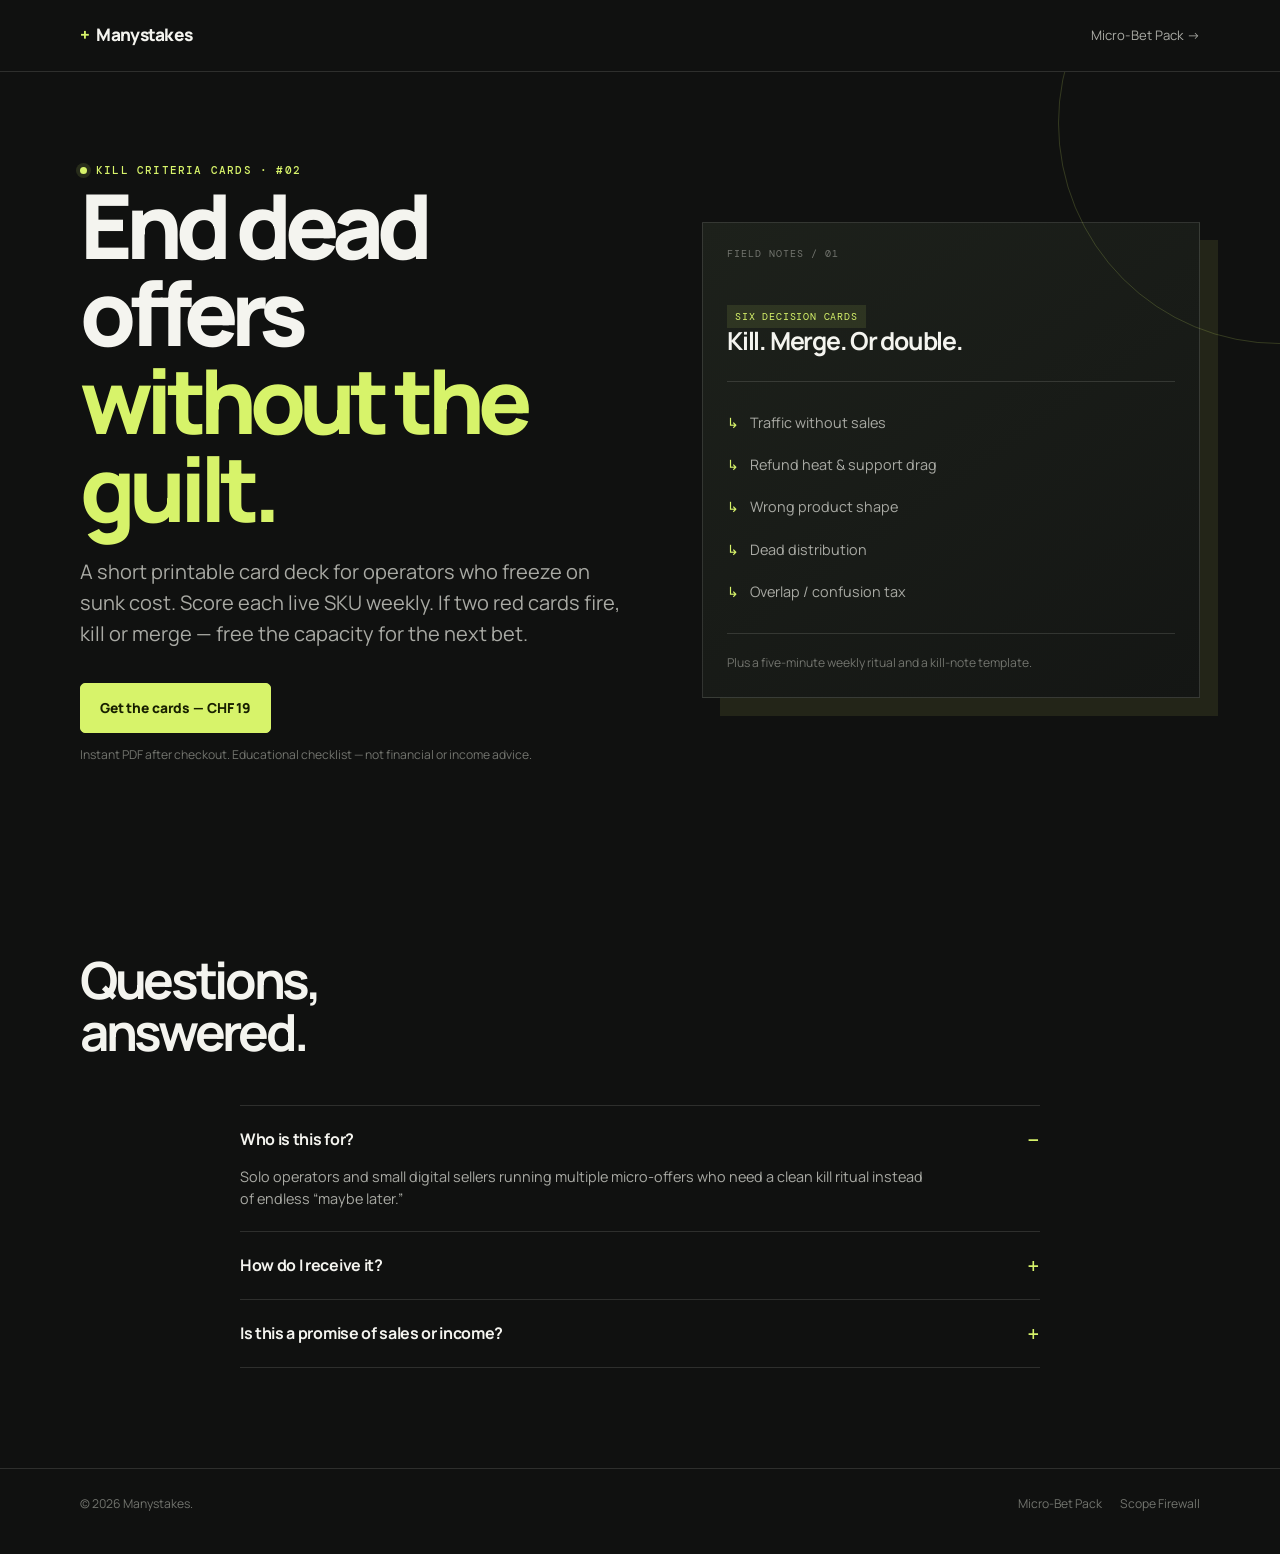
<file: kill.html>
<!doctype html>
<html lang="en">
<head>
  <meta charset="utf-8">
  <meta name="viewport" content="width=device-width, initial-scale=1">
  <meta name="description" content="Kill Criteria Cards — printable decision cards for knowing when to retire a digital offer without sunk-cost guilt.">
  <title>Kill Criteria Cards — Manystakes</title>
  <meta name="theme-color" content="#101110">
  <link rel="icon" href="data:image/svg+xml,%3Csvg xmlns=%27http://www.w3.org/2000/svg%27 viewBox=%270 0 32 32%27%3E%3Crect width=%2732%27 height=%2732%27 rx=%276%27 fill=%27%23101110%27/%3E%3Ctext x=%2716%27 y=%2722%27 text-anchor=%27middle%27 font-size=%2720%27 font-family=%27system-ui%27 fill=%27%23d7f36a%27%3E+%3C/text%3E%3C/svg%3E">
  <meta property="og:type" content="website">
  <meta property="og:site_name" content="Manystakes">
  <meta property="og:title" content="Kill Criteria Cards — Manystakes">
  <meta property="og:description" content="Printable decision cards: when to kill a digital offer without sunk-cost guilt.">
  <link rel="stylesheet" href="styles.css">
</head>
<body>
  <header class="site-header">
    <div class="container nav">
      <a class="brand" href="index.html"><span class="brand-mark">+</span>Manystakes</a>
      <a class="nav-link" href="index.html">Micro-Bet Pack →</a>
    </div>
  </header>
  <main>
    <section class="hero">
      <div class="container hero-grid">
        <div>
          <div class="eyebrow">Kill Criteria Cards · #02</div>
          <h1>End dead offers<br><em>without the guilt.</em></h1>
          <p class="lead">A short printable card deck for operators who freeze on sunk cost. Score each live SKU weekly. If two red cards fire, kill or merge — free the capacity for the next bet.</p>
          <div class="cta-row">
            <a class="button" id="buy-kill" href="https://buy.stripe.com/9B64gybnmcMf9OV9vc53O04">Get the cards — CHF 19</a>
          </div>
          <p class="fine-print">Instant PDF after checkout. Educational checklist — not financial or income advice.</p>
        </div>
        <aside class="hero-card" aria-label="What's in the cards">
          <span class="tag">Six decision cards</span>
          <h2 class="card-title">Kill. Merge. Or double.</h2>
          <div class="card-rule"></div>
          <ul class="check-list">
            <li>Traffic without sales</li>
            <li>Refund heat &amp; support drag</li>
            <li>Wrong product shape</li>
            <li>Dead distribution</li>
            <li>Overlap / confusion tax</li>
          </ul>
          <div class="card-rule"></div>
          <p class="fine-print">Plus a five-minute weekly ritual and a kill-note template.</p>
        </aside>
      </div>
    </section>
    <section class="section" id="faq">
      <div class="container">
        <div class="section-heading">
          <h2>Questions,<br>answered.</h2>
        </div>
        <div class="faq-list">
          <details open><summary>Who is this for?</summary><p>Solo operators and small digital sellers running multiple micro-offers who need a clean kill ritual instead of endless “maybe later.”</p></details>
          <details><summary>How do I receive it?</summary><p>After checkout you land on a download page with the PDF. Print it or keep it next to your offer board.</p></details>
          <details><summary>Is this a promise of sales or income?</summary><p>No. It is a decision aid for when to stop. Outcomes depend on your context and execution.</p></details>
        </div>
      </div>
    </section>
  </main>
  <footer class="site-footer">
    <div class="container footer-inner"><span>© 2026 Manystakes.</span><div class="footer-links"><a href="index.html">Micro-Bet Pack</a><a href="scope.html">Scope Firewall</a></div></div>
  </footer>
</body>
</html>
</file>
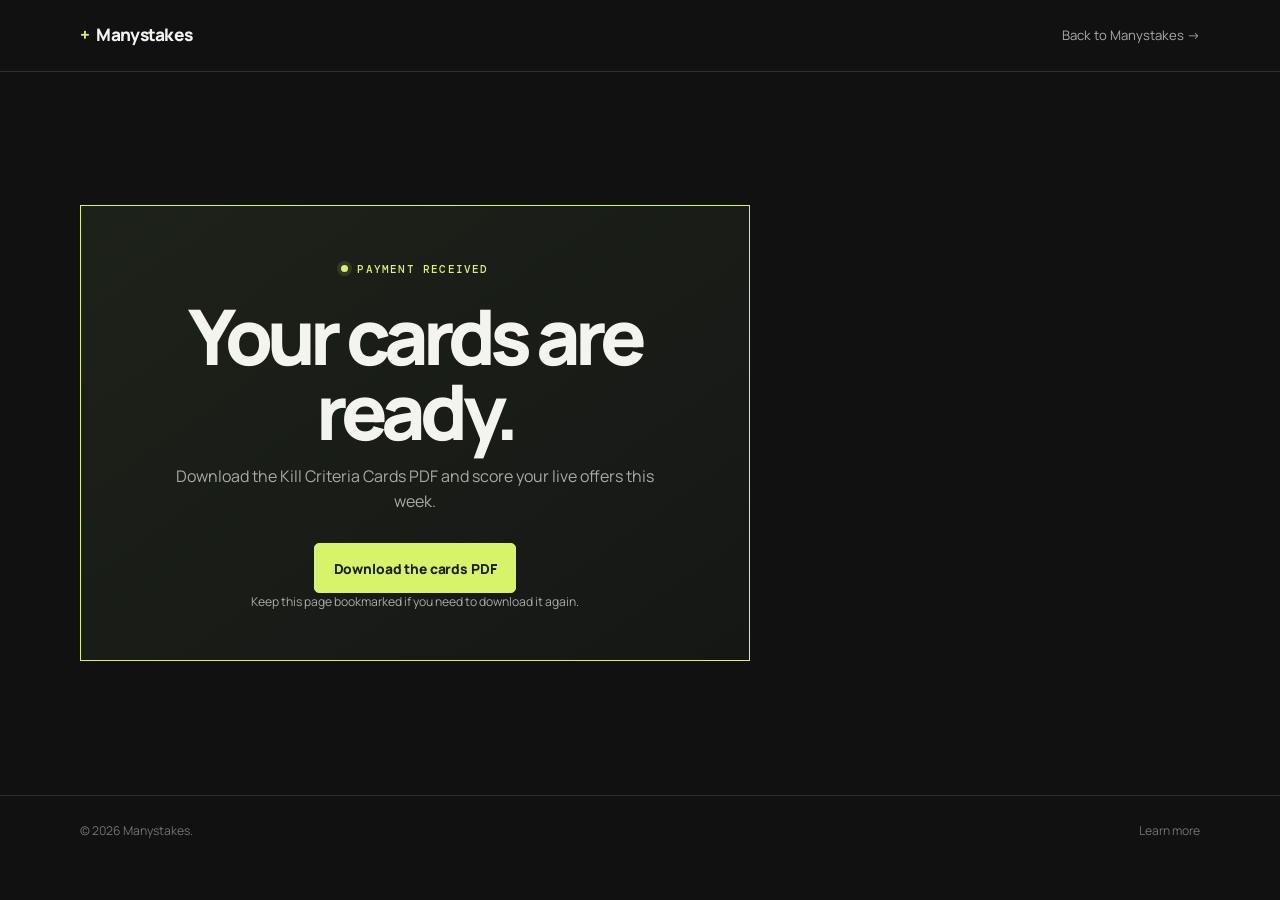
<file: thanks-kill.html>
<!doctype html>
<html lang="en">
<head>
  <meta charset="utf-8">
  <meta name="viewport" content="width=device-width, initial-scale=1">
  <title>Your cards are ready — Manystakes</title>
  <link rel="stylesheet" href="styles.css">
</head>
<body>
  <header class="site-header">
    <div class="container nav">
      <a class="brand" href="index.html"><span class="brand-mark">+</span>Manystakes</a>
      <a class="nav-link" href="index.html">Back to Manystakes →</a>
    </div>
  </header>
  <main class="download">
    <div class="container">
      <section class="download-card">
        <div class="eyebrow">Payment received</div>
        <h1>Your cards are ready.</h1>
        <p>Download the Kill Criteria Cards PDF and score your live offers this week.</p>
        <a class="button" href="/kill-criteria-cards.pdf">Download the cards PDF</a>
        <p class="fine-print">Keep this page bookmarked if you need to download it again.</p>
      </section>
    </div>
  </main>
  <footer class="site-footer">
    <div class="container footer-inner"><span>© 2026 Manystakes.</span><div class="footer-links"><a href="index.html">Learn more</a></div></div>
  </footer>
</body>
</html>
</file>
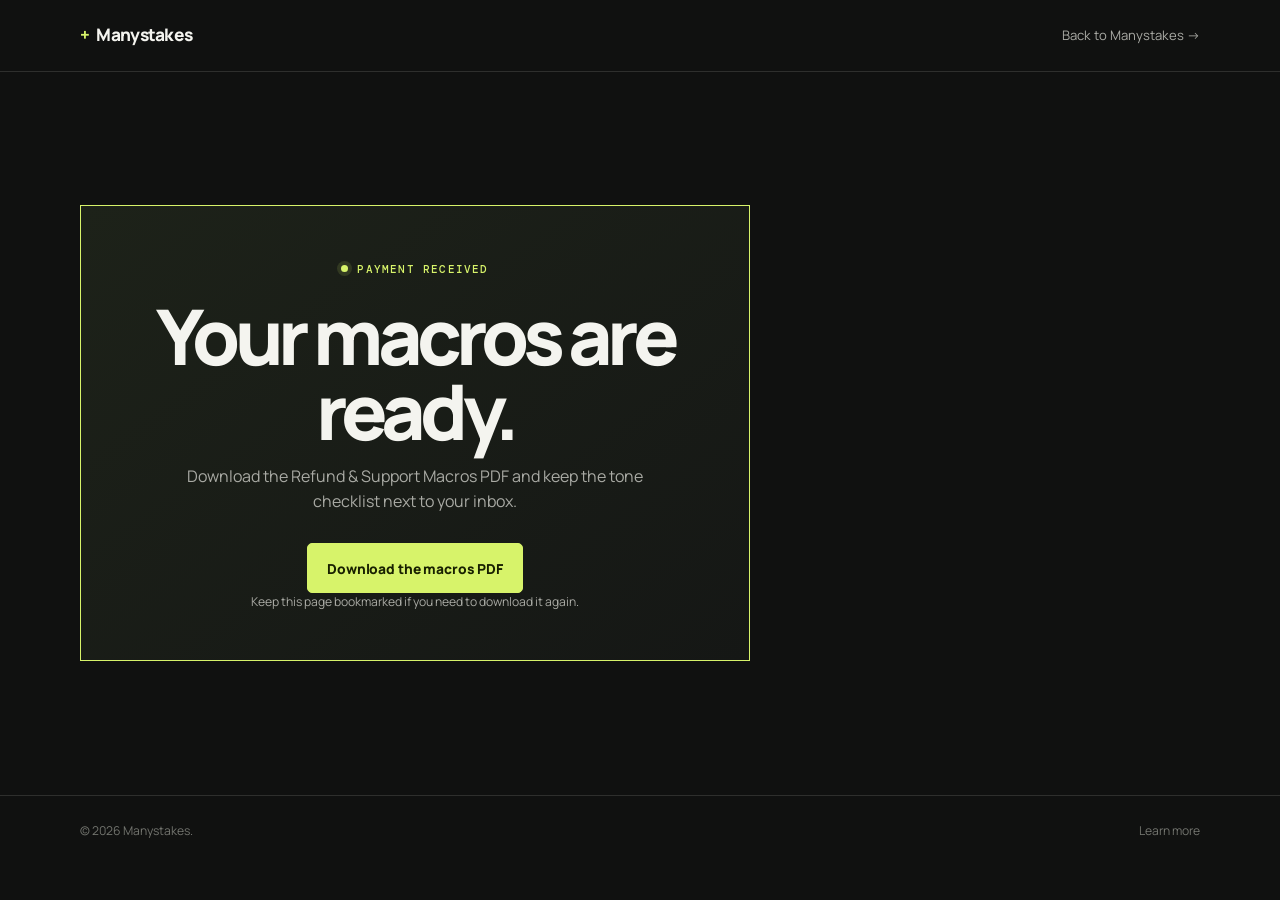
<file: thanks-refund.html>
<!doctype html>
<html lang="en">
<head>
  <meta charset="utf-8">
  <meta name="viewport" content="width=device-width, initial-scale=1">
  <title>Your macros are ready — Manystakes</title>
  <link rel="stylesheet" href="styles.css">
</head>
<body>
  <header class="site-header">
    <div class="container nav">
      <a class="brand" href="index.html"><span class="brand-mark">+</span>Manystakes</a>
      <a class="nav-link" href="index.html">Back to Manystakes →</a>
    </div>
  </header>
  <main class="download">
    <div class="container">
      <section class="download-card">
        <div class="eyebrow">Payment received</div>
        <h1>Your macros are ready.</h1>
        <p>Download the Refund &amp; Support Macros PDF and keep the tone checklist next to your inbox.</p>
        <a class="button" href="/refund-support-macros.pdf">Download the macros PDF</a>
        <p class="fine-print">Keep this page bookmarked if you need to download it again.</p>
      </section>
    </div>
  </main>
  <footer class="site-footer">
    <div class="container footer-inner"><span>© 2026 Manystakes.</span><div class="footer-links"><a href="index.html">Learn more</a></div></div>
  </footer>
</body>
</html>
</file>
<file: styles.css>
@import url('https://fonts.googleapis.com/css2?family=DM+Mono:wght@400;500&family=Manrope:wght@400;500;600;700;800&display=swap');

:root {
  --ink: #f4f4ef;
  --muted: #a9aaa4;
  --dim: #72746e;
  --bg: #101110;
  --panel: #171916;
  --panel-2: #1d201c;
  --line: rgba(244, 244, 239, .13);
  --acid: #d7f36a;
  --acid-dark: #182000;
  --orange: #ff8a5c;
  --max: 1120px;
}

* { box-sizing: border-box; }
html { scroll-behavior: smooth; }
body {
  margin: 0;
  color: var(--ink);
  background: var(--bg);
  font-family: 'Manrope', ui-sans-serif, system-ui, sans-serif;
  line-height: 1.55;
  -webkit-font-smoothing: antialiased;
}
a { color: inherit; }
.container { width: min(var(--max), calc(100% - 40px)); margin: 0 auto; }
.mono, .eyebrow, .price, .step-number { font-family: 'DM Mono', monospace; }

.site-header {
  padding: 22px 0;
  border-bottom: 1px solid var(--line);
}
.nav { display: flex; align-items: center; justify-content: space-between; gap: 20px; }
.brand { text-decoration: none; font-weight: 800; font-size: 1.08rem; letter-spacing: -.04em; }
.brand-mark { color: var(--acid); margin-right: 7px; }
.nav-link { color: var(--muted); font-size: .82rem; text-decoration: none; }
.nav-link:hover { color: var(--ink); }

.eyebrow {
  display: inline-flex; align-items: center; gap: 9px;
  color: var(--acid); text-transform: uppercase; letter-spacing: .11em;
  font-size: .68rem; font-weight: 500;
}
.eyebrow::before { content: ''; width: 7px; height: 7px; background: var(--acid); border-radius: 50%; box-shadow: 0 0 0 4px rgba(215,243,106,.12); }
.hero { position: relative; overflow: hidden; padding: 84px 0 88px; }
.hero::after {
  content: ''; position: absolute; width: 440px; height: 440px; right: -220px; top: -170px;
  border: 1px solid rgba(215,243,106,.18); border-radius: 50%; pointer-events: none;
}
.hero-grid { display: grid; grid-template-columns: 1.05fr .95fr; gap: 72px; align-items: center; }
h1, h2, h3, p { margin-top: 0; }
h1 { max-width: 720px; margin-bottom: 24px; font-size: clamp(2.65rem, 7vw, 5.9rem); line-height: .98; letter-spacing: -.075em; font-weight: 800; }
h1 em { color: var(--acid); font-style: normal; }
.lead { max-width: 590px; color: var(--muted); font-size: clamp(1.05rem, 2.2vw, 1.25rem); line-height: 1.55; }
.cta-row { display: flex; flex-wrap: wrap; gap: 12px; margin-top: 34px; }
.button {
  display: inline-flex; align-items: center; justify-content: center; min-height: 50px;
  padding: 13px 19px; border: 1px solid var(--acid); border-radius: 5px;
  background: var(--acid); color: var(--acid-dark); font-size: .86rem; font-weight: 800;
  text-decoration: none; letter-spacing: -.01em; transition: transform .18s ease, background .18s ease;
}
.button:hover { transform: translateY(-2px); background: #e5ff87; }
.button.secondary { border-color: var(--line); background: transparent; color: var(--ink); }
.button.secondary:hover { border-color: var(--acid); background: rgba(215,243,106,.08); }
.fine-print { color: var(--dim); font-size: .76rem; margin: 13px 0 0; }

.hero-card { position: relative; padding: 24px; border: 1px solid var(--line); background: linear-gradient(145deg, #1d211b, #141614); box-shadow: 18px 18px 0 rgba(215,243,106,.09); }
.hero-card::before { content: 'FIELD NOTES / 01'; display: block; color: var(--dim); font: 10px 'DM Mono', monospace; letter-spacing: .1em; margin-bottom: 42px; }
.card-title { margin: 0 0 26px; font-size: 1.55rem; line-height: 1.08; letter-spacing: -.05em; }
.card-rule { height: 1px; background: var(--line); margin: 20px 0; }
.check-list { list-style: none; padding: 0; margin: 0; }
.check-list li { display: flex; gap: 11px; padding: 10px 0; color: var(--muted); font-size: .9rem; }
.check-list li::before { content: '↳'; color: var(--acid); font-family: 'DM Mono', monospace; }
.tag { display: inline-block; padding: 5px 8px; background: rgba(215,243,106,.1); color: var(--acid); font: 10px 'DM Mono', monospace; letter-spacing: .08em; text-transform: uppercase; }

.band { border-top: 1px solid var(--line); border-bottom: 1px solid var(--line); background: #0d0e0d; }
.band-inner { display: flex; gap: 24px; justify-content: space-between; padding: 17px 0; color: var(--muted); font-size: .78rem; }
.band-inner span { display: inline-flex; gap: 8px; align-items: center; }
.band-inner b { color: var(--acid); font-weight: 500; }
.section { padding: 100px 0; }
.section + .section { border-top: 1px solid var(--line); }
.section-heading { display: grid; grid-template-columns: .6fr 1fr; gap: 60px; margin-bottom: 48px; }
h2 { margin-bottom: 0; font-size: clamp(2rem, 4vw, 3.5rem); line-height: 1.02; letter-spacing: -.065em; }
.section-intro { max-width: 520px; color: var(--muted); font-size: 1rem; }

.steps { display: grid; grid-template-columns: repeat(3, 1fr); gap: 1px; background: var(--line); border: 1px solid var(--line); }
.step { min-height: 218px; padding: 25px; background: var(--bg); }
.step-number { display: block; color: var(--acid); font-size: .78rem; margin-bottom: 52px; }
.step h3 { margin-bottom: 10px; font-size: 1.07rem; letter-spacing: -.03em; }
.step p { margin: 0; color: var(--muted); font-size: .88rem; }

.inside-grid { display: grid; grid-template-columns: 1fr 1fr; gap: 14px; }
.inside-item { padding: 24px; border: 1px solid var(--line); background: var(--panel); }
.inside-item h3 { margin: 14px 0 7px; font-size: 1rem; }
.inside-item p { margin: 0; color: var(--muted); font-size: .88rem; }
.icon { color: var(--orange); font: 1.25rem 'DM Mono', monospace; }

.price-grid { display: grid; grid-template-columns: repeat(2, 1fr); gap: 15px; align-items: stretch; }
.price-card { position: relative; display: flex; flex-direction: column; padding: 29px; border: 1px solid var(--line); background: var(--panel); }
.price-card.featured { border-color: var(--acid); background: linear-gradient(140deg, #242b1c, #171a16); }
.price-card.featured::before { content: 'START HERE'; position: absolute; top: 0; right: 0; padding: 7px 10px; color: var(--acid-dark); background: var(--acid); font: 10px 'DM Mono', monospace; }
.price-card h3 { margin: 0 0 6px; font-size: 1.25rem; }
.price { font-size: 2.7rem; letter-spacing: -.09em; margin: 14px 0 5px; }
.price small { color: var(--muted); font: .78rem 'Manrope', sans-serif; letter-spacing: 0; }
.price-card p { color: var(--muted); font-size: .88rem; min-height: 48px; }
.price-card .button { width: 100%; margin-top: auto; }

.faq-list { max-width: 800px; margin: 0 auto; border-top: 1px solid var(--line); }
details { border-bottom: 1px solid var(--line); }
summary { cursor: pointer; list-style: none; padding: 21px 0; font-weight: 700; letter-spacing: -.02em; }
summary::-webkit-details-marker { display: none; }
summary::after { content: '+'; float: right; color: var(--acid); font: 1.3rem 'DM Mono', monospace; }
details[open] summary::after { content: '−'; }
details p { max-width: 690px; margin: -7px 0 21px; color: var(--muted); font-size: .9rem; }

.callout { display: flex; align-items: center; justify-content: space-between; gap: 28px; padding: 36px; border: 1px solid var(--acid); background: rgba(215,243,106,.06); }
.callout h2 { max-width: 570px; font-size: clamp(1.8rem, 4vw, 3rem); }
.callout p { max-width: 570px; margin: 12px 0 0; color: var(--muted); }

.site-footer { padding: 26px 0 40px; border-top: 1px solid var(--line); color: var(--dim); font-size: .76rem; }
.footer-inner { display: flex; justify-content: space-between; gap: 20px; }
.footer-links { display: flex; gap: 18px; }
.footer-links a { text-decoration: none; }
.footer-links a:hover { color: var(--ink); }

/* Scope page */
.scope-hero { padding-bottom: 70px; }
.scope-kicker { color: var(--orange); }
.scope-kicker::before { background: var(--orange); box-shadow: 0 0 0 4px rgba(255,138,92,.12); }
.scope-hero h1 { max-width: 760px; }
.scope-hero h1 em { color: var(--orange); }
.scope-intro { max-width: 640px; }
.firewall { display: grid; grid-template-columns: .7fr 1.3fr; gap: 70px; }
.checklist { border: 1px solid var(--line); background: var(--panel); }
.check-row { display: flex; gap: 16px; padding: 19px 21px; border-bottom: 1px solid var(--line); }
.check-row:last-child { border-bottom: 0; }
.box { flex: 0 0 19px; width: 19px; height: 19px; border: 1px solid var(--orange); margin-top: 3px; }
.check-row strong { display: block; margin-bottom: 3px; font-size: .9rem; }
.check-row span { display: block; color: var(--muted); font-size: .82rem; }
.note { color: var(--muted); font-size: .95rem; }
.note strong { color: var(--ink); }

.download { min-height: calc(100vh - 177px); display: grid; place-items: center; padding: 80px 0; }
.download-card { max-width: 670px; padding: 48px; border: 1px solid var(--acid); background: linear-gradient(145deg, #1d2219, #151715); text-align: center; }
.download-card h1 { margin: 19px auto 15px; font-size: clamp(2.4rem, 6vw, 4.8rem); }
.download-card p { max-width: 480px; margin: 0 auto; color: var(--muted); }
.download-card .button { margin-top: 30px; }

@media (max-width: 780px) {
  .container { width: min(var(--max), calc(100% - 30px)); }
  .hero { padding: 62px 0 72px; }
  .hero-grid, .section-heading, .firewall { grid-template-columns: 1fr; gap: 35px; }
  .hero-card { max-width: 520px; }
  .section { padding: 72px 0; }
  .steps { grid-template-columns: 1fr; }
  .step { min-height: auto; }
  .step-number { margin-bottom: 27px; }
  .price-grid { grid-template-columns: 1fr; }
  .price-card p { min-height: auto; }
  .inside-grid { grid-template-columns: 1fr; }
  .band-inner { flex-wrap: wrap; gap: 10px 18px; }
  .callout { align-items: flex-start; flex-direction: column; padding: 27px; }
  .footer-inner { flex-direction: column; }
}
@media (max-width: 460px) {
  h1 { font-size: 2.85rem; }
  .cta-row { align-items: stretch; flex-direction: column; }
  .cta-row .button { width: 100%; }
  .download-card { padding: 32px 22px; }
}

.curlship-badge { display: inline-flex; align-items: center; opacity: .85; }
.curlship-badge:hover { opacity: 1; }
.curlship-badge img { display: block; }
</file>
